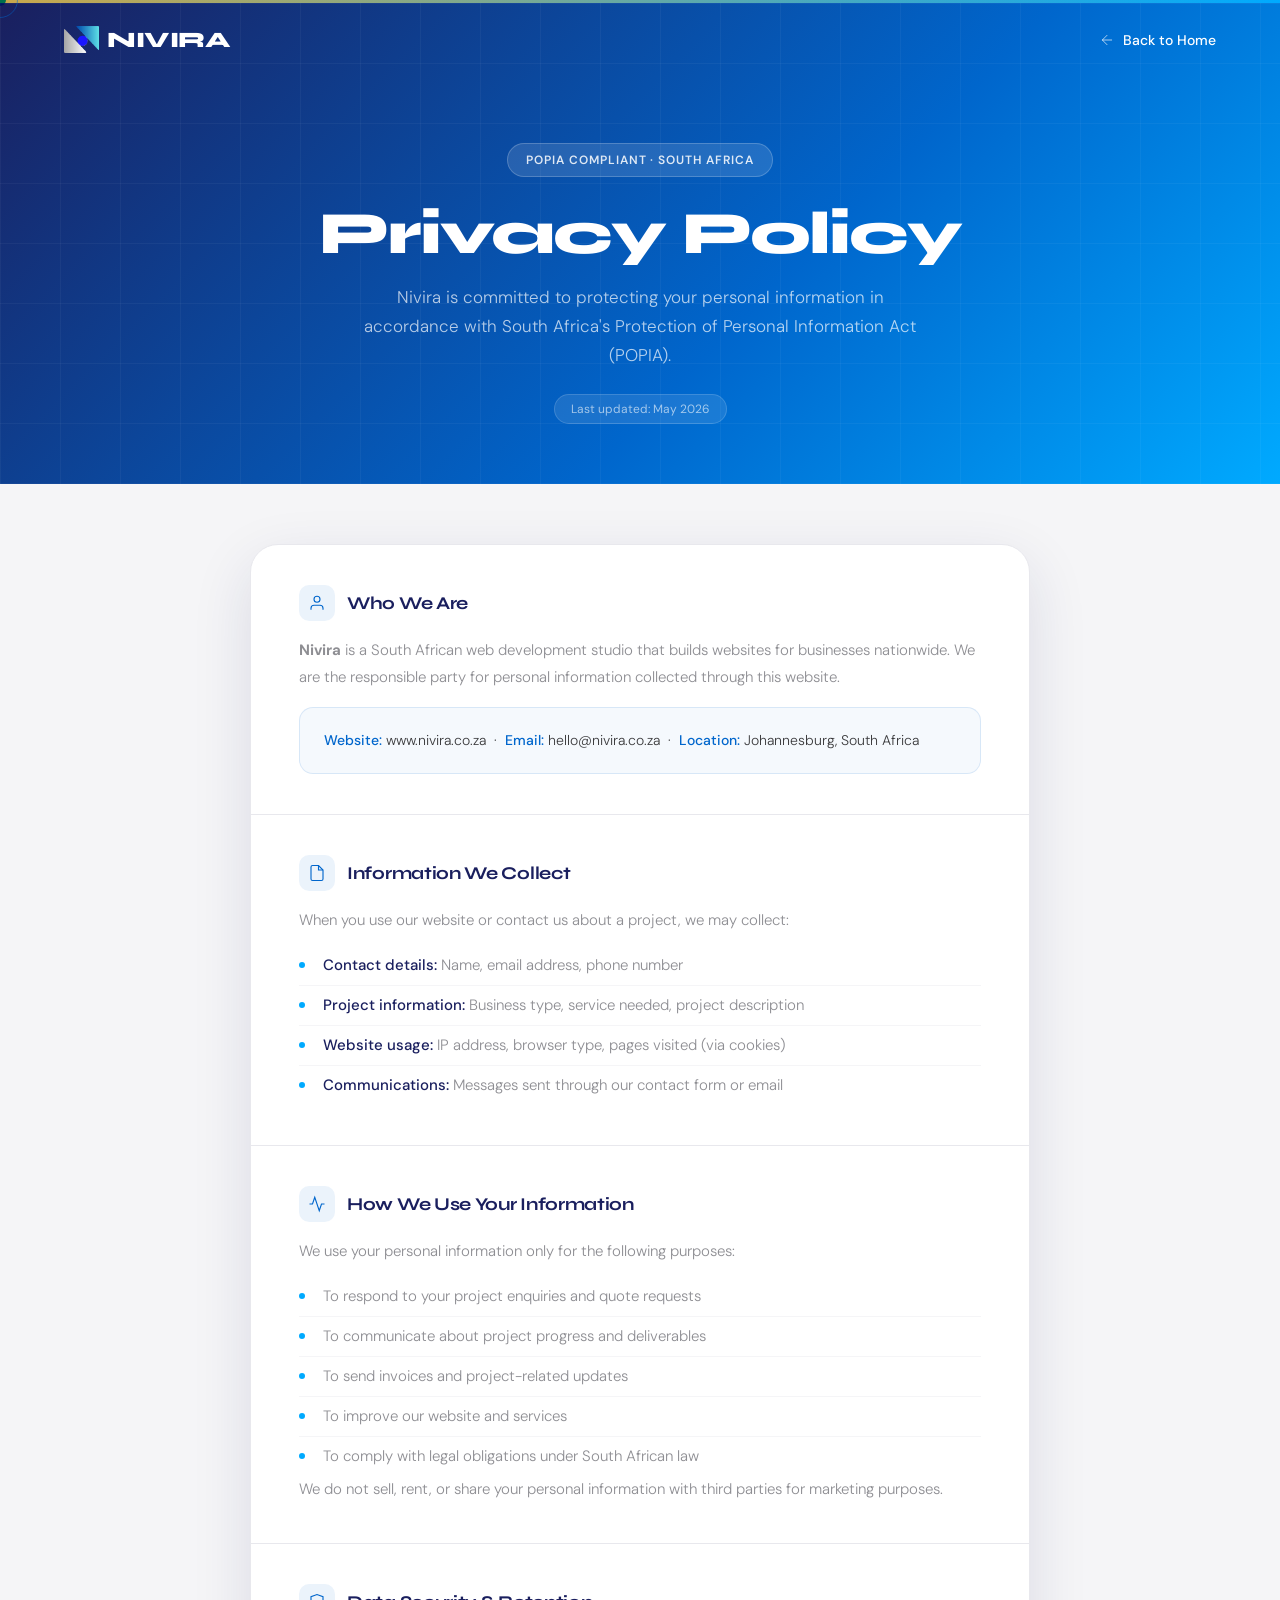
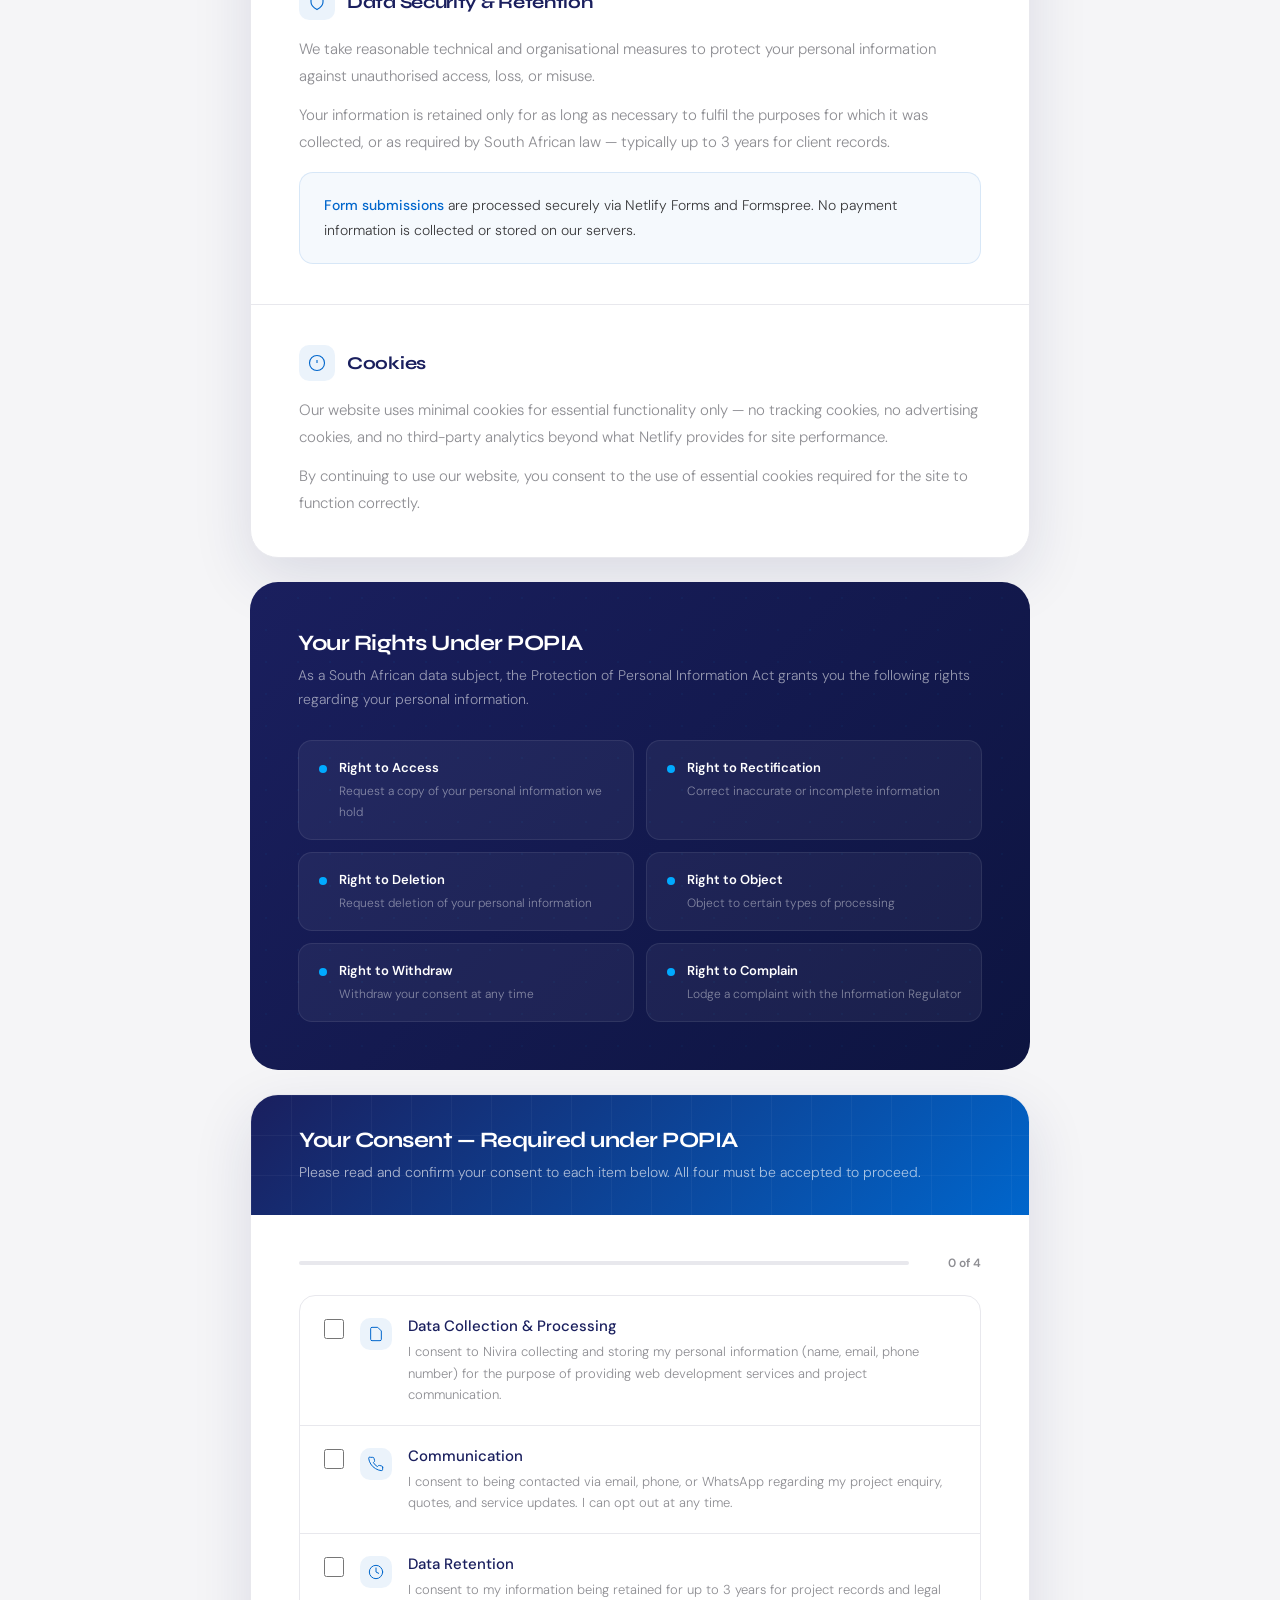
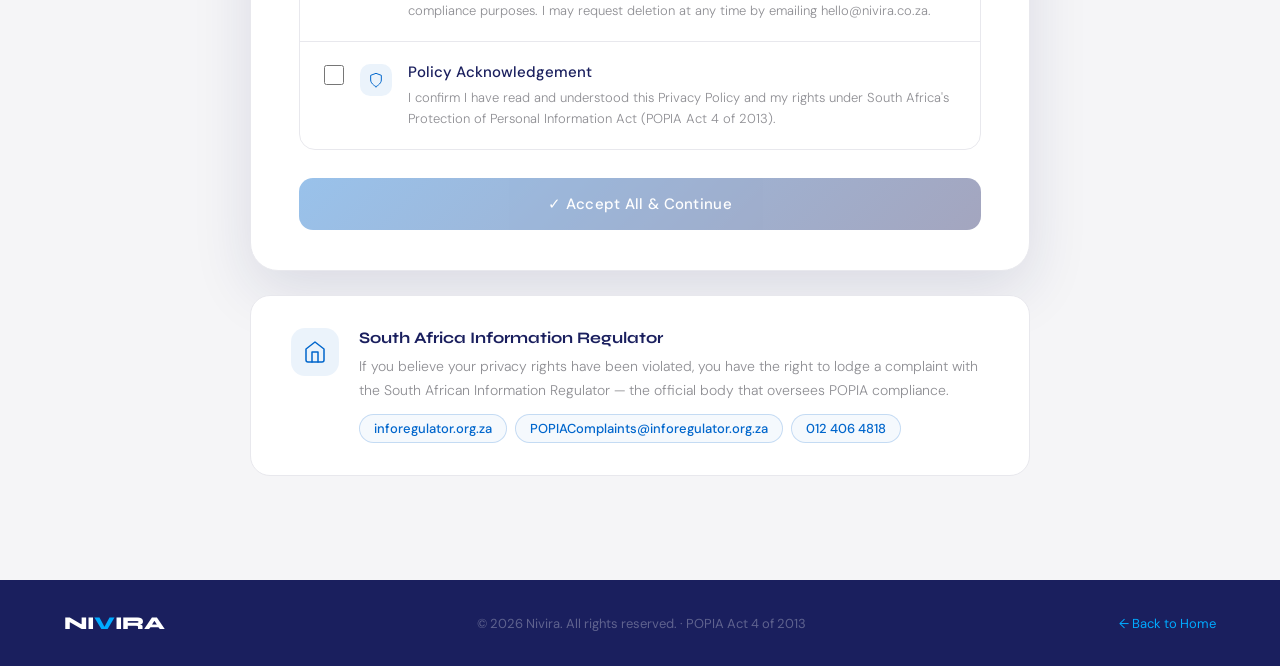
<file: privacy-policy.html>
<!DOCTYPE html>
<html lang="en">
<head>
<meta charset="UTF-8">
<meta name="viewport" content="width=device-width, initial-scale=1.0">
<title>Privacy Policy & POPIA | Nivira</title>
<meta name="description" content="Nivira's Privacy Policy and POPIA compliance notice. Learn how we collect, use, and protect your personal information.">
<link rel="icon" type="image/png" href="favicon-96x96.png" sizes="96x96" />
<link rel="icon" type="image/svg+xml" href="favicon.svg" />
<link rel="shortcut icon" href="favicon.ico" />
<link rel="apple-touch-icon" sizes="180x180" href="apple-touch-icon.png" />
<meta name="apple-mobile-web-app-title" content="Nivira Solutions" />
<link rel="manifest" href="/site.webmanifest" />
<link rel="canonical" href="https://www.nivira.co.za/privacy-policy.html">
<link rel="preconnect" href="https://fonts.googleapis.com">
<link rel="preconnect" href="https://fonts.gstatic.com" crossorigin>
<link href="https://fonts.googleapis.com/css2?family=Syne:wght@400;500;600;700;800&family=DM+Sans:ital,opsz,wght@0,9..40,300;0,9..40,400;0,9..40,500&display=swap" rel="stylesheet">
<style>
:root{
  --navy:#1a1f5e;
  --blue:#0066cc;
  --cyan:#00aaff;
  --white:#ffffff;
  --offwhite:#f5f5f7;
  --grey:#e8e8ed;
  --midgrey:#8e8e93;
  --darkgrey:#3a3a3c;
  --gold:#c9a84c;
  --shadow:0 4px 24px rgba(0,102,204,0.10);
  --shadow-lg:0 20px 60px rgba(26,31,94,0.12);
}
*{margin:0;padding:0;box-sizing:border-box;}
html{scroll-behavior:smooth;}
body{
  font-family:'DM Sans',sans-serif;
  background:var(--offwhite);
  color:var(--navy);
  cursor:none;
}

/* CURSOR */
.cursor{position:fixed;width:12px;height:12px;background:var(--cyan);border-radius:50%;pointer-events:none;z-index:99999;transform:translate(-50%,-50%);transition:transform 0.1s,background 0.3s,width 0.3s,height 0.3s;mix-blend-mode:multiply;}
.cursor-ring{position:fixed;width:36px;height:36px;border:1.5px solid var(--blue);border-radius:50%;pointer-events:none;z-index:99998;transform:translate(-50%,-50%);transition:transform 0.18s,width 0.3s,height 0.3s,opacity 0.3s;opacity:0.5;}
.cursor.hover{width:20px;height:20px;background:var(--gold);}
.cursor-ring.hover{width:52px;height:52px;opacity:0.25;}

/* GOLD BAR */
.gold-bar{height:3px;background:linear-gradient(90deg,var(--gold),var(--cyan),var(--gold));background-size:200% 100%;animation:shimmer 3s linear infinite;}
@keyframes shimmer{0%{background-position:200% 0;}100%{background-position:-200% 0;}}
/* ── NAVBAR ────────────────────────────────────── */
nav{
  position:fixed;top:0;left:0;right:0;z-index:1000;
  padding:0 5%;height:80px;
  display:flex;align-items:center;justify-content:space-between;
  background: transparent;
  backdrop-filter: blur(0px);
  border-bottom: 1px solid rgba(255, 255, 255, 0);
  transition:all 0.35s cubic-bezier(0.2, 0.9, 0.4, 1.1);
}

nav.scrolled{
  background: rgba(255,255,255,0.96);
  backdrop-filter: blur(20px);
  border-bottom: 1px solid rgba(232,232,237,0.6);
  box-shadow:0 2px 30px rgba(26,31,94,0.08);
}

/* Logo container */
.nav-logo{
  display: flex;
  align-items: center;
  gap: 8px;
  text-decoration: none;
  font-family: 'Syne', sans-serif;
  font-weight: 800;
  font-size: 22px;
  letter-spacing: -0.5px;
}

/* Logo images - two image method */
.nav-logo .logo-light {
  display: block;
  width: 35px;
  height: auto;
}

.nav-logo .logo-dark {
  display: none;
  width: 35px;
  height: auto;
}

/* Logo text versions */
.nav-logo .logo-text-light {
  display: inline-block;
  color: var(--white);
}

.nav-logo .logo-text-dark {
  display: none;
  color: var(--navy);
}

.nav-logo .logo-text-light span,
.nav-logo .logo-text-dark span {
  color: var(--gold);
}

/* Scrolled state - swap images and text */
nav.scrolled .nav-logo .logo-light {
  display: none;
}

nav.scrolled .nav-logo .logo-dark {
  display: block;
}

nav.scrolled .nav-logo .logo-text-light {
  display: none;
}

nav.scrolled .nav-logo .logo-text-dark {
  display: inline-block;
}

/* Navigation links */
.nav-links{
  display: flex;
  gap: 36px;
  list-style: none;
}

.nav-links a{
  font-size: 14px;
  font-weight: 500;
  color: var(--white);
  text-decoration: none;
  letter-spacing: 0.02em;
  position: relative;
  transition: color 0.25s ease;
}

nav.scrolled .nav-links a {
  color: var(--navy);
}

.nav-links a::after{
  content: '';
  position: absolute;
  bottom: -4px;
  left: 0;
  width: 0;
  height: 1.5px;
  background: var(--gold-lt);
  transition: width 0.3s ease;
}

nav.scrolled .nav-links a::after {
  background: var(--cyan);
}

.nav-links a:hover::after {
  width: 100%;
}

/* CTA Button */
.nav-cta{
  background: transparent;
  color: var(--gold-lt);
  padding: 10px 24px;
  border-radius: 100px;
  font-size: 14px;
  font-weight: 500;
  text-decoration: none;
  letter-spacing: 0.02em;
  transition: all 0.3s ease;
  border: 1.5px solid var(--gold-lt);
}

.nav-cta:hover {
  background: rgba(255,255,255,0.1);
  color: var(--gold);
}

nav.scrolled .nav-cta {
  background: var(--navy);
  border: 1.5px solid var(--navy);
  color: var(--white);
}

nav.scrolled .nav-cta:hover {
  background: transparent;
  color: var(--navy);
}





.nav-back{
  display:inline-flex;align-items:center;gap:8px;
  font-size:14px;font-weight:500;color:var(--white);
  text-decoration:none;transition:color 0.3s;
}
nav.scrolled .nav-back{
  color:var(--midgrey);
}
.nav-back:hover{color:var(--navy);}
.nav-back svg{width:16px;height:16px;stroke:currentColor;transition:transform 0.3s;}
.nav-back:hover svg{transform:translateX(-3px);}

/* PAGE HERO */
.page-hero{
  padding:140px 5% 60px;
  background:linear-gradient(135deg,var(--navy) 0%,var(--blue) 60%,var(--cyan) 100%);
  position:relative;overflow:hidden;
  text-align:center;
}
.page-hero::before{
  content:'';position:absolute;inset:0;
  background-image:linear-gradient(rgba(255,255,255,0.04) 1px,transparent 1px),linear-gradient(90deg,rgba(255,255,255,0.04) 1px,transparent 1px);
  background-size:60px 60px;
}
.hero-inner{position:relative;z-index:2;}
.hero-badge{
  display:inline-flex;align-items:center;gap:8px;
  padding:8px 18px;border-radius:100px;
  background:rgba(255,255,255,0.12);
  border:1px solid rgba(255,255,255,0.2);
  font-size:12px;font-weight:600;letter-spacing:0.08em;
  text-transform:uppercase;color:rgba(255,255,255,0.85);
  margin-bottom:24px;
}
.page-hero h1{
  font-family:'Syne',sans-serif;
  font-size:clamp(36px,5vw,60px);
  font-weight:800;color:var(--white);
  letter-spacing:-2px;margin-bottom:16px;
  line-height:1.1;
}
.page-hero p{
  font-size:17px;font-weight:300;
  color:rgba(255,255,255,0.7);
  max-width:580px;margin:0 auto 24px;
  line-height:1.7;
}
.updated-pill{
  display:inline-block;
  padding:6px 16px;border-radius:100px;
  background:rgba(255,255,255,0.1);
  border:1px solid rgba(255,255,255,0.15);
  font-size:12px;color:rgba(255,255,255,0.6);
}

/* MAIN CONTENT */
.content-wrap{
  max-width:820px;margin:0 auto;
  padding:60px 20px 80px;
}

/* POLICY CARD */
.policy-card{
  background:var(--white);
  border:1px solid var(--grey);
  border-radius:28px;
  overflow:hidden;
  box-shadow:var(--shadow-lg);
  margin-bottom:24px;
}
.policy-section{
  padding:40px 48px;
  border-bottom:1px solid var(--grey);
}
.policy-section:last-child{border-bottom:none;}
.policy-section h2{
  font-family:'Syne',sans-serif;
  font-size:18px;font-weight:700;
  color:var(--navy);margin-bottom:16px;
  display:flex;align-items:center;gap:12px;
  letter-spacing:-0.3px;
}
.section-icon{
  width:36px;height:36px;border-radius:10px;
  background:rgba(0,102,204,0.08);
  display:flex;align-items:center;justify-content:center;
  flex-shrink:0;
}
.section-icon svg{width:18px;height:18px;stroke:var(--blue);stroke-width:1.5;}
.policy-section p{
  font-size:15px;font-weight:300;
  color:var(--midgrey);line-height:1.8;
  margin-bottom:12px;
}
.policy-section p:last-child{margin-bottom:0;}
.policy-section ul{
  list-style:none;margin-top:12px;
}
.policy-section ul li{
  font-size:15px;font-weight:300;
  color:var(--midgrey);line-height:1.8;
  padding:6px 0 6px 24px;
  position:relative;
  border-bottom:1px solid var(--offwhite);
}
.policy-section ul li:last-child{border-bottom:none;}
.policy-section ul li::before{
  content:'';position:absolute;left:0;top:50%;
  transform:translateY(-50%);
  width:6px;height:6px;border-radius:50%;
  background:var(--cyan);
}
.policy-section ul li strong{
  color:var(--navy);font-weight:500;
}
.highlight-box{
  background:rgba(0,102,204,0.04);
  border:1px solid rgba(0,102,204,0.12);
  border-radius:14px;padding:20px 24px;
  margin-top:16px;
}
.highlight-box p{color:var(--darkgrey);font-size:14px;margin:0;}
.highlight-box strong{color:var(--blue);font-weight:500;}

/* CONSENT FORM CARD */
.consent-card{
  background:var(--white);
  border:1px solid var(--grey);
  border-radius:28px;
  overflow:hidden;
  box-shadow:var(--shadow-lg);
  margin-bottom:24px;
}
.consent-header{
  background:linear-gradient(135deg,var(--navy),var(--blue));
  padding:32px 48px;
  position:relative;overflow:hidden;
}
.consent-header::before{
  content:'';position:absolute;inset:0;
  background-image:linear-gradient(rgba(255,255,255,0.04) 1px,transparent 1px),linear-gradient(90deg,rgba(255,255,255,0.04) 1px,transparent 1px);
  background-size:40px 40px;
}
.consent-header-inner{position:relative;z-index:1;}
.consent-header h3{
  font-family:'Syne',sans-serif;
  font-size:22px;font-weight:700;
  color:var(--white);margin-bottom:8px;
  letter-spacing:-0.5px;
}
.consent-header p{
  font-size:14px;font-weight:300;
  color:rgba(255,255,255,0.65);
  line-height:1.6;
}
.consent-body{padding:40px 48px;}

/* HIDDEN FORMSPREE */
#consentFormData{display:none;}

/* CONSENT ITEMS */
.consent-items{
  display:flex;flex-direction:column;
  gap:0;margin-bottom:28px;
  border:1px solid var(--grey);
  border-radius:16px;overflow:hidden;
}
.consent-item{
  display:flex;align-items:flex-start;gap:16px;
  padding:20px 24px;
  border-bottom:1px solid var(--grey);
  transition:background 0.2s;
  cursor:none;
}
.consent-item:last-child{border-bottom:none;}
.consent-item:hover{background:rgba(0,102,204,0.02);}
.consent-item input[type="checkbox"]{
  width:20px;height:20px;
  border:2px solid var(--grey);
  border-radius:6px;
  cursor:none;
  accent-color:var(--blue);
  flex-shrink:0;margin-top:3px;
  transition:all 0.2s;
}
.consent-item label{
  flex:1;cursor:none;
}
.consent-item label strong{
  display:block;font-size:15px;
  font-weight:500;color:var(--navy);
  margin-bottom:4px;
}
.consent-item label small{
  font-size:13px;font-weight:300;
  color:var(--midgrey);line-height:1.5;
}
.consent-check-icon{
  width:32px;height:32px;border-radius:10px;
  background:rgba(0,102,204,0.08);
  display:flex;align-items:center;justify-content:center;
  flex-shrink:0;margin-top:2px;
  transition:background 0.3s;
}
.consent-check-icon svg{
  width:16px;height:16px;
  stroke:var(--blue);stroke-width:1.5;
}

/* PROGRESS */
.consent-progress{
  display:flex;align-items:center;gap:12px;
  margin-bottom:24px;
}
.progress-bar-wrap{
  flex:1;height:4px;
  background:var(--grey);border-radius:100px;
  overflow:hidden;
}
.progress-bar-fill{
  height:100%;width:0%;
  background:linear-gradient(90deg,var(--cyan),var(--blue));
  border-radius:100px;
  transition:width 0.4s ease;
}
.progress-text{
  font-size:12px;font-weight:600;
  color:var(--midgrey);white-space:nowrap;
  min-width:60px;text-align:right;
}

/* ACCEPT BUTTON */
.accept-btn{
  width:100%;padding:16px;
  background:linear-gradient(135deg,var(--blue),var(--navy));
  color:var(--white);border:none;border-radius:14px;
  font-size:15px;font-weight:500;
  font-family:'DM Sans',sans-serif;
  cursor:none;transition:all 0.3s ease;
  position:relative;overflow:hidden;
  letter-spacing:0.02em;
}
.accept-btn::before{
  content:'';position:absolute;inset:0;
  background:linear-gradient(135deg,var(--cyan),var(--blue));
  opacity:0;transition:opacity 0.3s;
}
.accept-btn:hover:not(:disabled)::before{opacity:1;}
.accept-btn span{position:relative;z-index:1;}
.accept-btn:disabled{
  opacity:0.4;cursor:not-allowed;
}
.accept-btn:disabled::before{opacity:0;}

/* SUCCESS / ERROR */
.result-msg{
  display:none;
  border-radius:14px;
  padding:20px 24px;
  margin-top:20px;
  font-size:14px;line-height:1.6;
  font-weight:400;
}
.result-msg.success{
  background:rgba(0,170,255,0.06);
  border:1px solid rgba(0,102,204,0.15);
  color:var(--blue);
}
.result-msg.error{
  background:rgba(255,107,53,0.06);
  border:1px solid rgba(255,107,53,0.2);
  color:#c0392b;
}
.result-msg strong{font-weight:600;}

/* RIGHTS CARD */
.rights-card{
  background:linear-gradient(135deg,var(--navy) 0%,#0d1440 100%);
  border-radius:28px;padding:48px;
  margin-bottom:24px;
  position:relative;overflow:hidden;
}
.rights-card::before{
  content:'';position:absolute;inset:0;
  background-image:radial-gradient(var(--cyan) 1px,transparent 1px);
  background-size:32px 32px;opacity:0.04;
}
.rights-card-inner{position:relative;z-index:1;}
.rights-card h3{
  font-family:'Syne',sans-serif;
  font-size:22px;font-weight:700;
  color:var(--white);margin-bottom:8px;
  letter-spacing:-0.5px;
}
.rights-card p{
  font-size:14px;font-weight:300;
  color:rgba(255,255,255,0.55);
  margin-bottom:28px;line-height:1.7;
}
.rights-grid{
  display:grid;grid-template-columns:repeat(2,1fr);
  gap:12px;
}
.right-item{
  background:rgba(255,255,255,0.05);
  border:1px solid rgba(255,255,255,0.08);
  border-radius:14px;padding:18px 20px;
  display:flex;align-items:flex-start;gap:12px;
  transition:background 0.3s;
}
.right-item:hover{background:rgba(255,255,255,0.08);}
.right-dot{
  width:8px;height:8px;border-radius:50%;
  background:var(--cyan);flex-shrink:0;margin-top:6px;
}
.right-item strong{
  display:block;font-size:13px;font-weight:600;
  color:var(--white);margin-bottom:3px;
}
.right-item span{
  font-size:12px;font-weight:300;
  color:rgba(255,255,255,0.45);line-height:1.5;
}

/* REGULATOR CARD */
.regulator-card{
  background:var(--white);
  border:1px solid var(--grey);
  border-radius:20px;padding:32px 40px;
  margin-bottom:24px;
  display:flex;align-items:flex-start;gap:20px;
}
.regulator-icon{
  width:48px;height:48px;border-radius:14px;
  background:rgba(0,102,204,0.08);
  display:flex;align-items:center;justify-content:center;
  flex-shrink:0;
}
.regulator-icon svg{width:24px;height:24px;stroke:var(--blue);stroke-width:1.5;}
.regulator-info h4{
  font-family:'Syne',sans-serif;
  font-size:16px;font-weight:700;
  color:var(--navy);margin-bottom:8px;
}
.regulator-info p{
  font-size:14px;font-weight:300;
  color:var(--midgrey);line-height:1.7;margin-bottom:12px;
}
.regulator-links{
  display:flex;flex-wrap:wrap;gap:8px;
}
.reg-link{
  font-size:13px;font-weight:500;
  color:var(--blue);text-decoration:none;
  padding:5px 14px;border-radius:100px;
  border:1px solid rgba(0,102,204,0.2);
  background:rgba(0,102,204,0.04);
  transition:all 0.3s;
}
.reg-link:hover{background:var(--blue);color:var(--white);}

/* FOOTER */
footer{
  background:var(--navy);
  padding:32px 5%;
  display:flex;justify-content:space-between;
  align-items:center;flex-wrap:wrap;gap:12px;
}
footer p{font-size:13px;color:rgba(255,255,255,0.3);}
footer a{color:var(--cyan);text-decoration:none;}
.footer-logo{
  font-family:'Syne',sans-serif;
  font-size:18px;font-weight:800;
  color:var(--white);letter-spacing:-0.5px;
}
.footer-logo span{color:var(--cyan);}

/* RESPONSIVE */
@media(max-width:768px){
  .policy-section,.consent-body,.consent-header{padding:28px 24px;}
  .rights-card{padding:32px 24px;}
  .rights-grid{grid-template-columns:1fr;}
  .regulator-card{flex-direction:column;}
  footer{flex-direction:column;text-align:center;}
  body{cursor:auto;}
  .cursor,.cursor-ring{display:none;}
}
</style>
</head>
<body>

<div class="cursor" id="cursor"></div>
<div class="cursor-ring" id="cursorRing"></div>
<div class="gold-bar"></div>

<!-- NAV -->
<nav id="navbar">
    <a href="#" class="nav-logo">
  <img src="images/NIVIRA cut.png" alt="Nivira" class="logo-light">
  <img src="images/NIVIRA cut 2.png" alt="Nivira" class="logo-dark">
  <span class="logo-text-light">NIVIRA</span>
  <span class="logo-text-dark">NIVIRA</span>
</a>
  <a href="index.html" class="nav-back">
    <svg viewBox="0 0 24 24" fill="none" stroke-linecap="round" stroke-linejoin="round"><path d="M19 12H5M12 5l-7 7 7 7"/></svg>
    Back to Home
  </a>
</nav>

<!-- HERO -->
<div class="page-hero">
  <div class="hero-inner">
    <div class="hero-badge">POPIA Compliant · South Africa</div>
    <h1>Privacy Policy</h1>
    <p>Nivira is committed to protecting your personal information in accordance with South Africa's Protection of Personal Information Act (POPIA).</p>
    <div class="updated-pill">Last updated: May 2026</div>
  </div>
</div>

<!-- CONTENT -->
<div class="content-wrap">

  <!-- WHO WE ARE -->
  <div class="policy-card">
    <div class="policy-section">
      <h2>
        <div class="section-icon">
          <svg viewBox="0 0 24 24" fill="none"><path d="M20 21v-2a4 4 0 0 0-4-4H8a4 4 0 0 0-4 4v2"/><circle cx="12" cy="7" r="4"/></svg>
        </div>
        Who We Are
      </h2>
      <p><strong>Nivira</strong> is a South African web development studio that builds websites for businesses nationwide. We are the responsible party for personal information collected through this website.</p>
      <div class="highlight-box">
        <p><strong>Website:</strong> www.nivira.co.za &nbsp;·&nbsp; <strong>Email:</strong> hello@nivira.co.za &nbsp;·&nbsp; <strong>Location:</strong> Johannesburg, South Africa</p>
      </div>
    </div>

    <div class="policy-section">
      <h2>
        <div class="section-icon">
          <svg viewBox="0 0 24 24" fill="none"><path d="M14 2H6a2 2 0 0 0-2 2v16a2 2 0 0 0 2 2h12a2 2 0 0 0 2-2V8z"/><polyline points="14 2 14 8 20 8"/></svg>
        </div>
        Information We Collect
      </h2>
      <p>When you use our website or contact us about a project, we may collect:</p>
      <ul>
        <li><strong>Contact details:</strong> Name, email address, phone number</li>
        <li><strong>Project information:</strong> Business type, service needed, project description</li>
        <li><strong>Website usage:</strong> IP address, browser type, pages visited (via cookies)</li>
        <li><strong>Communications:</strong> Messages sent through our contact form or email</li>
      </ul>
    </div>

    <div class="policy-section">
      <h2>
        <div class="section-icon">
          <svg viewBox="0 0 24 24" fill="none"><path d="M22 12h-4l-3 9L9 3l-3 9H2"/></svg>
        </div>
        How We Use Your Information
      </h2>
      <p>We use your personal information only for the following purposes:</p>
      <ul>
        <li>To respond to your project enquiries and quote requests</li>
        <li>To communicate about project progress and deliverables</li>
        <li>To send invoices and project-related updates</li>
        <li>To improve our website and services</li>
        <li>To comply with legal obligations under South African law</li>
      </ul>
      <p>We do not sell, rent, or share your personal information with third parties for marketing purposes.</p>
    </div>

    <div class="policy-section">
      <h2>
        <div class="section-icon">
          <svg viewBox="0 0 24 24" fill="none"><path d="M12 22s8-4 8-10V5l-8-3-8 3v7c0 6 8 10 8 10z"/></svg>
        </div>
        Data Security & Retention
      </h2>
      <p>We take reasonable technical and organisational measures to protect your personal information against unauthorised access, loss, or misuse.</p>
      <p>Your information is retained only for as long as necessary to fulfil the purposes for which it was collected, or as required by South African law — typically up to 3 years for client records.</p>
      <div class="highlight-box">
        <p><strong>Form submissions</strong> are processed securely via Netlify Forms and Formspree. No payment information is collected or stored on our servers.</p>
      </div>
    </div>

    <div class="policy-section">
      <h2>
        <div class="section-icon">
          <svg viewBox="0 0 24 24" fill="none"><circle cx="12" cy="12" r="10"/><line x1="12" y1="8" x2="12" y2="12"/><line x1="12" y1="16" x2="12.01" y2="16"/></svg>
        </div>
        Cookies
      </h2>
      <p>Our website uses minimal cookies for essential functionality only — no tracking cookies, no advertising cookies, and no third-party analytics beyond what Netlify provides for site performance.</p>
      <p>By continuing to use our website, you consent to the use of essential cookies required for the site to function correctly.</p>
    </div>
  </div>

  <!-- RIGHTS CARD -->
  <div class="rights-card">
    <div class="rights-card-inner">
      <h3>Your Rights Under POPIA</h3>
      <p>As a South African data subject, the Protection of Personal Information Act grants you the following rights regarding your personal information.</p>
      <div class="rights-grid">
        <div class="right-item">
          <div class="right-dot"></div>
          <div>
            <strong>Right to Access</strong>
            <span>Request a copy of your personal information we hold</span>
          </div>
        </div>
        <div class="right-item">
          <div class="right-dot"></div>
          <div>
            <strong>Right to Rectification</strong>
            <span>Correct inaccurate or incomplete information</span>
          </div>
        </div>
        <div class="right-item">
          <div class="right-dot"></div>
          <div>
            <strong>Right to Deletion</strong>
            <span>Request deletion of your personal information</span>
          </div>
        </div>
        <div class="right-item">
          <div class="right-dot"></div>
          <div>
            <strong>Right to Object</strong>
            <span>Object to certain types of processing</span>
          </div>
        </div>
        <div class="right-item">
          <div class="right-dot"></div>
          <div>
            <strong>Right to Withdraw</strong>
            <span>Withdraw your consent at any time</span>
          </div>
        </div>
        <div class="right-item">
          <div class="right-dot"></div>
          <div>
            <strong>Right to Complain</strong>
            <span>Lodge a complaint with the Information Regulator</span>
          </div>
        </div>
      </div>
    </div>
  </div>

  <!-- CONSENT FORM -->
  <div class="consent-card">
    <div class="consent-header">
      <div class="consent-header-inner">
        <h3>Your Consent — Required under POPIA</h3>
        <p>Please read and confirm your consent to each item below. All four must be accepted to proceed.</p>
      </div>
    </div>
    <div class="consent-body">

      <!-- Hidden Formspree form -->
      <form id="consentFormData" action="https://formspree.io/f/YOUR_FORM_ID" method="POST">
        <input type="text" name="consent_date" id="consentDate">
        <input type="text" name="user_ip" id="userIp">
        <input type="text" name="user_agent" id="userAgent">
        <input type="text" name="consent_collection" id="c1val">
        <input type="text" name="consent_contact" id="c2val">
        <input type="text" name="consent_retention" id="c3val">
        <input type="text" name="consent_acknowledgment" id="c4val">
        <input type="text" name="_subject" value="POPIA Consent — Nivira">
      </form>

      <!-- Progress -->
      <div class="consent-progress">
        <div class="progress-bar-wrap">
          <div class="progress-bar-fill" id="progressFill"></div>
        </div>
        <div class="progress-text" id="progressText">0 of 4</div>
      </div>

      <!-- Checkboxes -->
      <div class="consent-items">

        <div class="consent-item">
          <input type="checkbox" id="c1">
          <div class="consent-check-icon">
            <svg viewBox="0 0 24 24" fill="none" stroke-linecap="round" stroke-linejoin="round"><path d="M14 2H6a2 2 0 0 0-2 2v16a2 2 0 0 0 2 2h12a2 2 0 0 0 2-2V8z"/></svg>
          </div>
          <label for="c1">
            <strong>Data Collection & Processing</strong>
            <small>I consent to Nivira collecting and storing my personal information (name, email, phone number) for the purpose of providing web development services and project communication.</small>
          </label>
        </div>

        <div class="consent-item">
          <input type="checkbox" id="c2">
          <div class="consent-check-icon">
            <svg viewBox="0 0 24 24" fill="none" stroke-linecap="round" stroke-linejoin="round"><path d="M22 16.92v3a2 2 0 0 1-2.18 2 19.79 19.79 0 0 1-8.63-3.07A19.5 19.5 0 0 1 4.11 12a19.79 19.79 0 0 1-3.07-8.67A2 2 0 0 1 4.11 2h3a2 2 0 0 1 2 1.72c.127.96.361 1.903.7 2.81a2 2 0 0 1-.45 2.11L8.09 9.91a16 16 0 0 0 6 6l1.27-1.27a2 2 0 0 1 2.11-.45c.907.339 1.85.573 2.81.7A2 2 0 0 1 22 16.92z"/></svg>
          </div>
          <label for="c2">
            <strong>Communication</strong>
            <small>I consent to being contacted via email, phone, or WhatsApp regarding my project enquiry, quotes, and service updates. I can opt out at any time.</small>
          </label>
        </div>

        <div class="consent-item">
          <input type="checkbox" id="c3">
          <div class="consent-check-icon">
            <svg viewBox="0 0 24 24" fill="none" stroke-linecap="round" stroke-linejoin="round"><circle cx="12" cy="12" r="10"/><polyline points="12 6 12 12 16 14"/></svg>
          </div>
          <label for="c3">
            <strong>Data Retention</strong>
            <small>I consent to my information being retained for up to 3 years for project records and legal compliance purposes. I may request deletion at any time by emailing hello@nivira.co.za.</small>
          </label>
        </div>

        <div class="consent-item">
          <input type="checkbox" id="c4">
          <div class="consent-check-icon">
            <svg viewBox="0 0 24 24" fill="none" stroke-linecap="round" stroke-linejoin="round"><path d="M12 22s8-4 8-10V5l-8-3-8 3v7c0 6 8 10 8 10z"/></svg>
          </div>
          <label for="c4">
            <strong>Policy Acknowledgement</strong>
            <small>I confirm I have read and understood this Privacy Policy and my rights under South Africa's Protection of Personal Information Act (POPIA Act 4 of 2013).</small>
          </label>
        </div>

      </div>

      <button class="accept-btn" id="acceptBtn" disabled>
        <span id="btnText">✓ Accept All & Continue</span>
      </button>

      <div class="result-msg success" id="successMsg">
        <strong>✓ Consent Recorded</strong><br>
        Thank you. Your consent has been saved and a record has been sent to our team. You can exercise your POPIA rights at any time by contacting us at hello@nivira.co.za.
      </div>
      <div class="result-msg error" id="errorMsg">
        <strong>⚠ Submission issue</strong><br>
        Your consent has been saved locally. If you need a formal record, please email us at hello@nivira.co.za.
      </div>

    </div>
  </div>

  <!-- REGULATOR -->
  <div class="regulator-card">
    <div class="regulator-icon">
      <svg viewBox="0 0 24 24" fill="none" stroke-linecap="round" stroke-linejoin="round"><path d="M3 9l9-7 9 7v11a2 2 0 0 1-2 2H5a2 2 0 0 1-2-2z"/><polyline points="9 22 9 12 15 12 15 22"/></svg>
    </div>
    <div class="regulator-info">
      <h4>South Africa Information Regulator</h4>
      <p>If you believe your privacy rights have been violated, you have the right to lodge a complaint with the South African Information Regulator — the official body that oversees POPIA compliance.</p>
      <div class="regulator-links">
        <a href="https://www.inforegulator.org.za" target="_blank" rel="noopener" class="reg-link">inforegulator.org.za</a>
        <a href="mailto:POPIAComplaints@inforegulator.org.za" class="reg-link">POPIAComplaints@inforegulator.org.za</a>
        <a href="tel:0124064818" class="reg-link">012 406 4818</a>
      </div>
    </div>
  </div>

</div><!-- end content-wrap -->

<!-- FOOTER -->
<footer>
  <a href="index.html" class="footer-logo">NI<span>V</span>IRA</a>
  <p>© 2026 Nivira. All rights reserved. · POPIA Act 4 of 2013</p>
  <p><a href="index.html">← Back to Home</a></p>
</footer>

<script>
// CURSOR
const cursor=document.getElementById('cursor');
const ring=document.getElementById('cursorRing');
let mx=0,my=0,rx=0,ry=0;
document.addEventListener('mousemove',e=>{
  mx=e.clientX;my=e.clientY;
  cursor.style.left=mx+'px';cursor.style.top=my+'px';
});
function animateRing(){
  rx+=(mx-rx)*0.12;ry+=(my-ry)*0.12;
  ring.style.left=rx+'px';ring.style.top=ry+'px';
  requestAnimationFrame(animateRing);
}
animateRing();
document.querySelectorAll('a,button,.consent-item').forEach(el=>{
  el.addEventListener('mouseenter',()=>{cursor.classList.add('hover');ring.classList.add('hover');});
  el.addEventListener('mouseleave',()=>{cursor.classList.remove('hover');ring.classList.remove('hover');});
});

// NAVBAR SCROLL
window.addEventListener('scroll',()=>{
  document.getElementById('navbar').classList.toggle('scrolled',window.scrollY>50);
});

// CONSENT LOGIC
const checkboxes=[
  document.getElementById('c1'),
  document.getElementById('c2'),
  document.getElementById('c3'),
  document.getElementById('c4')
];
const acceptBtn=document.getElementById('acceptBtn');
const progressFill=document.getElementById('progressFill');
const progressText=document.getElementById('progressText');

function updateProgress(){
  const checked=checkboxes.filter(c=>c.checked).length;
  const pct=(checked/4)*100;
  progressFill.style.width=pct+'%';
  progressText.textContent=checked+' of 4';
  acceptBtn.disabled=checked<4;
}

checkboxes.forEach(c=>c.addEventListener('change',updateProgress));

// Get IP
let userIp='Unable to detect';
fetch('https://api.ipify.org?format=json')
  .then(r=>r.json())
  .then(d=>userIp=d.ip)
  .catch(()=>userIp='Detection failed');

// Submit consent
acceptBtn.addEventListener('click',async function(){
  const btnText=document.getElementById('btnText');
  btnText.textContent='Saving…';
  acceptBtn.disabled=true;

  // Save to localStorage
  const consentData={
    accepted:true,
    timestamp:new Date().toISOString(),
    ip:userIp,
    consents:{
      dataCollection:checkboxes[0].checked,
      contact:checkboxes[1].checked,
      retention:checkboxes[2].checked,
      acknowledgment:checkboxes[3].checked
    }
  };
  localStorage.setItem('niviraPOPIAConsent',JSON.stringify(consentData));

  // Fill hidden form
  document.getElementById('consentDate').value=consentData.timestamp;
  document.getElementById('userIp').value=userIp;
  document.getElementById('userAgent').value=navigator.userAgent;
  document.getElementById('c1val').value=checkboxes[0].checked?'Yes':'No';
  document.getElementById('c2val').value=checkboxes[1].checked?'Yes':'No';
  document.getElementById('c3val').value=checkboxes[2].checked?'Yes':'No';
  document.getElementById('c4val').value=checkboxes[3].checked?'Yes':'No';

  // Submit to Formspree
  const form=document.getElementById('consentFormData');
  const formData=new FormData(form);
  try{
    const res=await fetch(form.action,{
      method:'POST',body:formData,
      headers:{Accept:'application/json'}
    });
    if(res.ok){
      document.getElementById('successMsg').style.display='block';
    } else {
      document.getElementById('errorMsg').style.display='block';
    }
  }catch{
    document.getElementById('errorMsg').style.display='block';
  }

  btnText.textContent='✓ Consent Accepted';
});

// Check existing consent on load
window.addEventListener('load',()=>{
  try{
    const saved=JSON.parse(localStorage.getItem('niviraPOPIAConsent'));
    if(saved&&saved.accepted){
      acceptBtn.disabled=true;
      document.getElementById('btnText').textContent='✓ Consent Already Recorded';
      const s=document.getElementById('successMsg');
      s.style.display='block';
      s.innerHTML='<strong>✓ Consent Already Recorded</strong><br>You have previously accepted our Privacy Policy. Thank you.';
    }
  }catch(e){}
});
</script>
</body>
</html>
</file>
